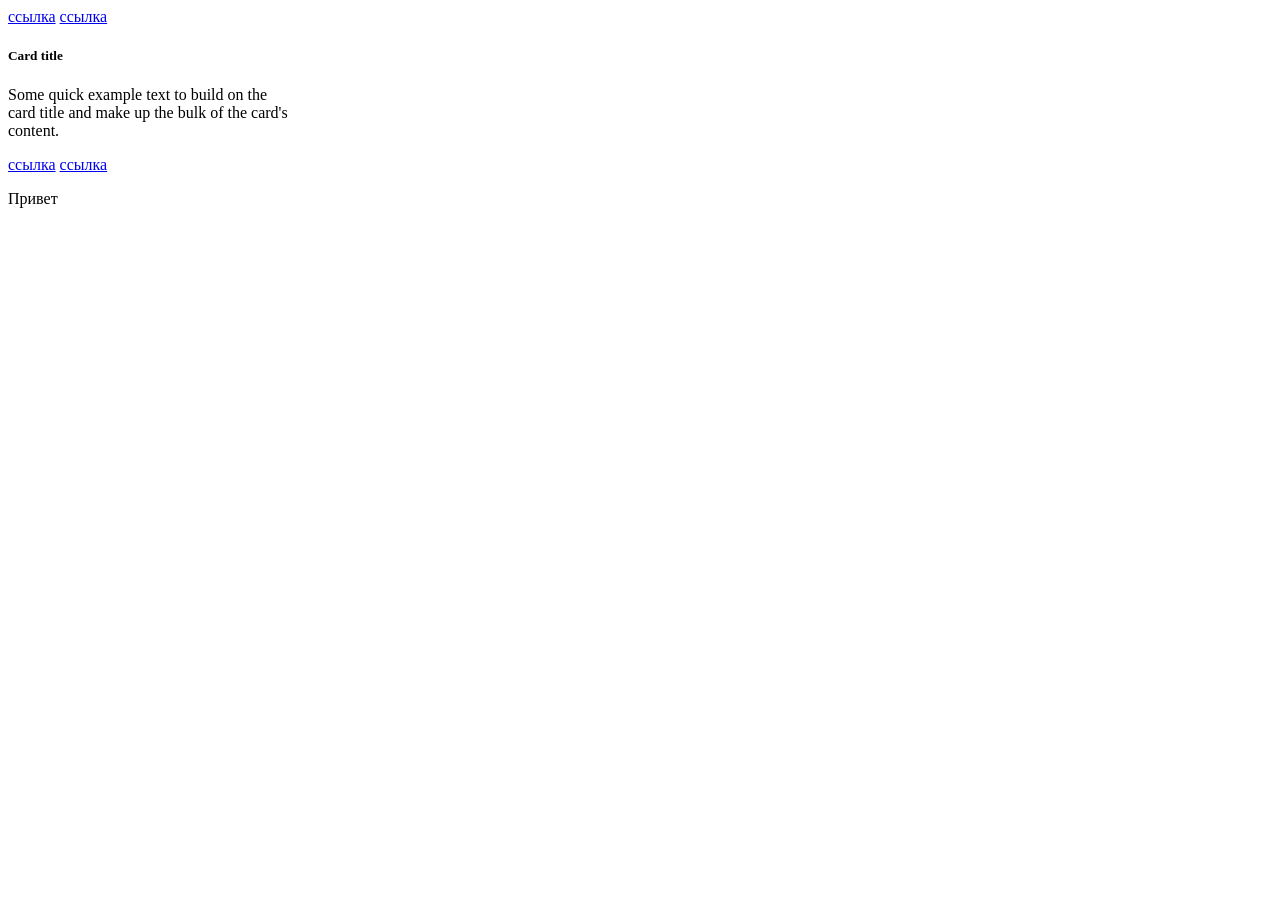
<file: Homework1_Javascript_DOM_querySelect_createElement/index.html>
<!DOCTYPE html>
<html lang="en">

<head>
    <meta charset="UTF-8">
    <meta name="viewport" content="width=device-width, initial-scale=1.0">
    <title>Document</title>
</head>

<body>
    <a href="#" class="card-link">Card link</a>
    <a href="#" class="card-link">Another link</a>

    <div class="card" style="width: 18rem;">
        <div class="card-body">
            <h5 class="card-title" data-number="100">Card title</h5>
            <h6 class="card-subtitle mb-2 text-muted">Card subtitle</h6>
            <p class="card-text" data-number="50">
                Some quick example text to build on the card title and make up the bulk of the card's
                content.
            </p>
            <a href="#" id="super_link" class="card-link">Card link</a>
            <a href="#" class="card-link" data-number="50">Another link</a>
        </div>
    </div>
    <script src="script.js"></script>
</body>

</html>
</file>
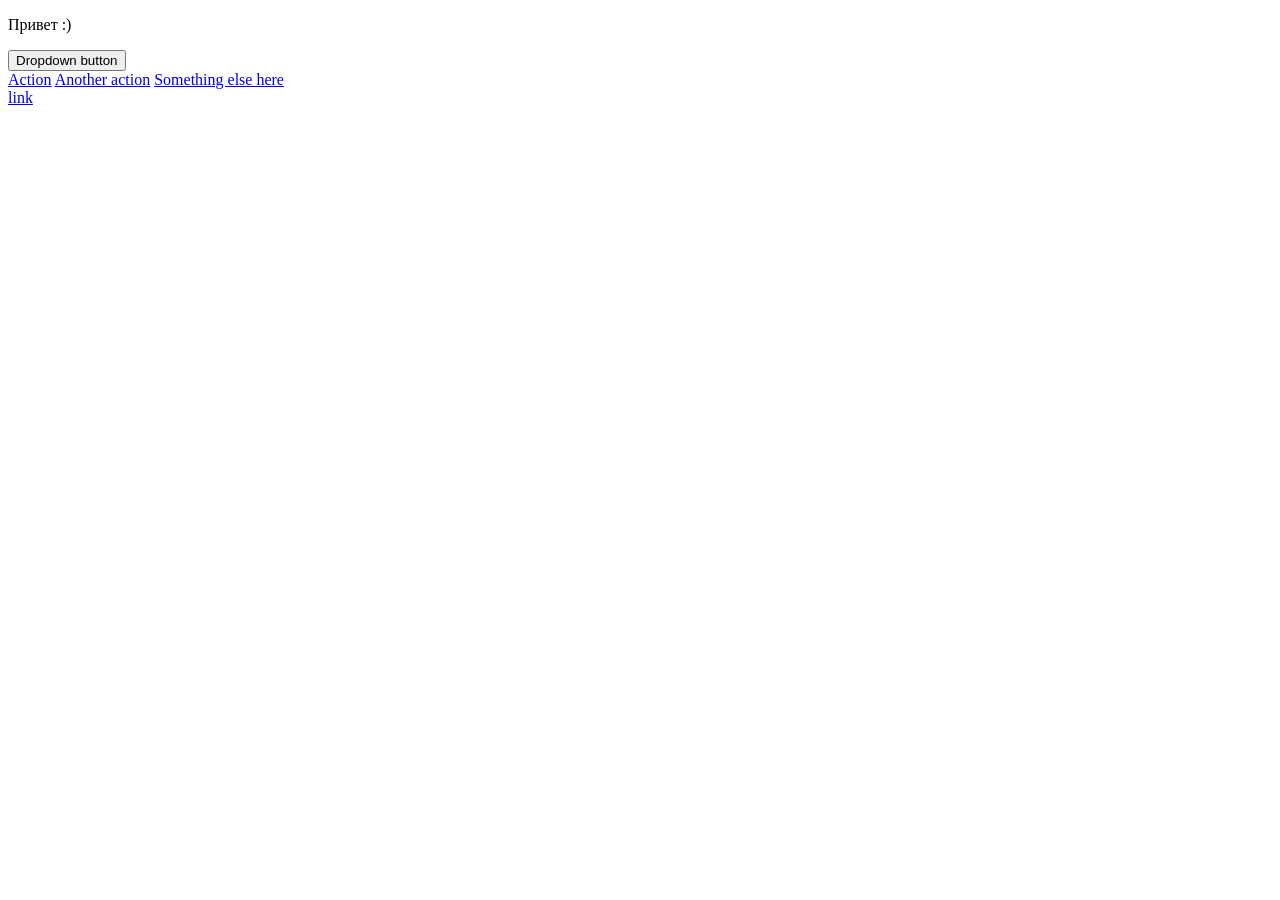
<file: Homework2_Javascript_DOM_navigation/index.html>
<!DOCTYPE html>
<html lang="en">

<head>
    <meta charset="UTF-8">
    <meta name="viewport" content="width=device-width, initial-scale=1.0">
    <title>Document</title>
</head>

<body>
    <p class="dropdown">Привет :)</p>
    <div class="dropdown">
        <button class="btn btn-secondary dropdown-toggle" type="button" id="dropdownMenuButton" data-toggle="dropdown"
            aria-haspopup="true" aria-expanded="false">
            Dropdown button
        </button>
        <div class="menu dropdown-menu" aria-labelledby="dropdownMenuButton">
            <a class="dropdown-item" href="#">Action</a>
            <a class="dropdown-item" href="#">Another action</a>
            <a class="dropdown-item" href="#">Something else here</a>
        </div>
    </div>
    <script src="script.js"></script>
</body>

</html>
</file>
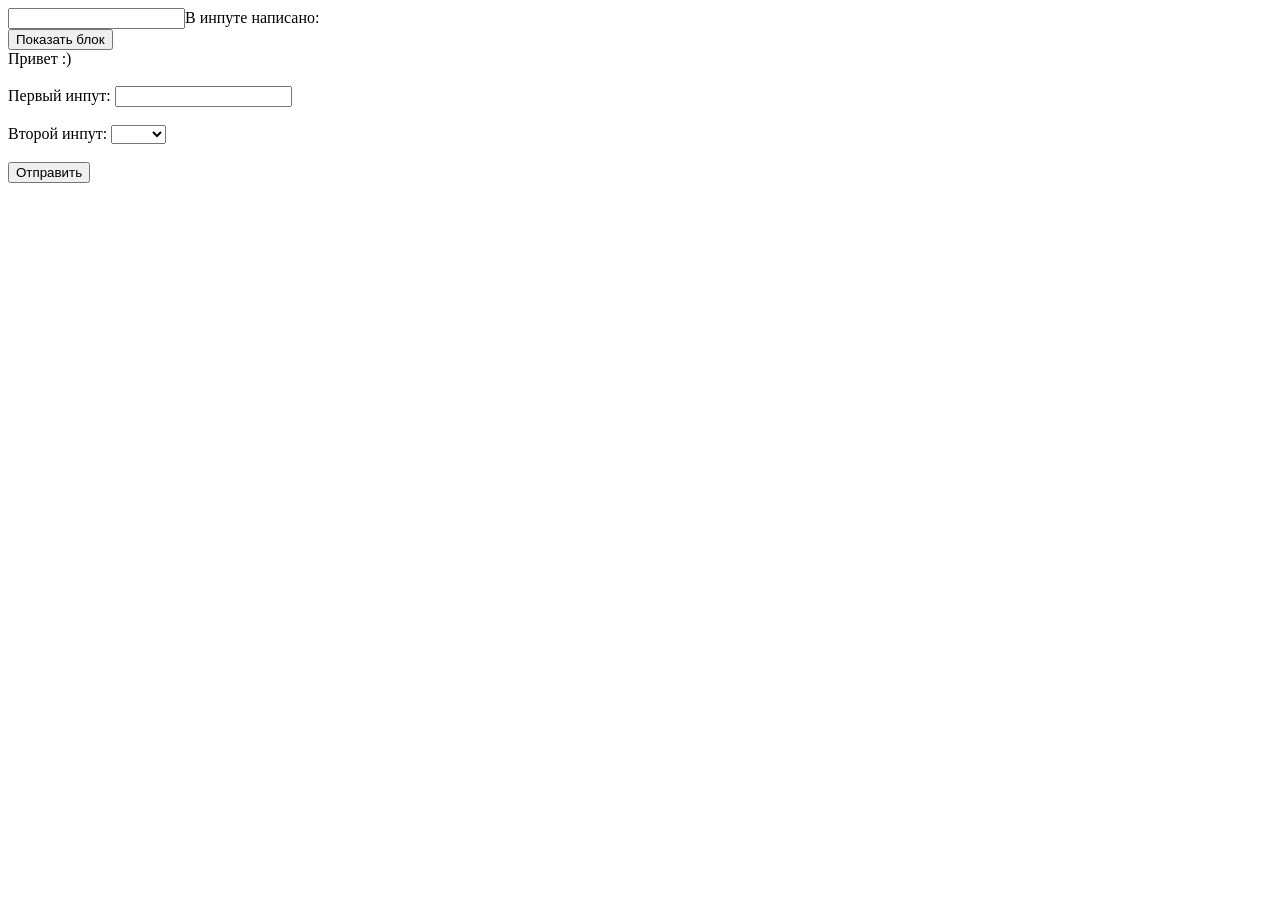
<file: Homework4_Javascript_Events_Part2/index.html>
<!DOCTYPE html>
<html lang="en">

<head>
    <meta charset="UTF-8">
    <meta name="viewport" content="width=device-width, initial-scale=1.0">
    <title>Document</title>
    <script src="script.js" defer></script>
</head>

<body>
    <input id="from" type="text">В инпуте написано: <span></span>

    <br>

    <button class="messageBtn">Показать блок</button>
    <div class="message">
        Привет :)
    </div>

    <br>

    <form>
        <label>
            Первый инпут:
            <input class="form-control" type="text">
        </label>
        <br>
        <br>
        <label>
            Второй инпут:
            <select class="form-control">
                <option value=""></option>
                <option value="1">Один</option>
                <option value="2">Два</option>
            </select>
        </label>
        <br>
        <br>
        <button>Отправить</button>
    </form>

</body>

</html>
</file>
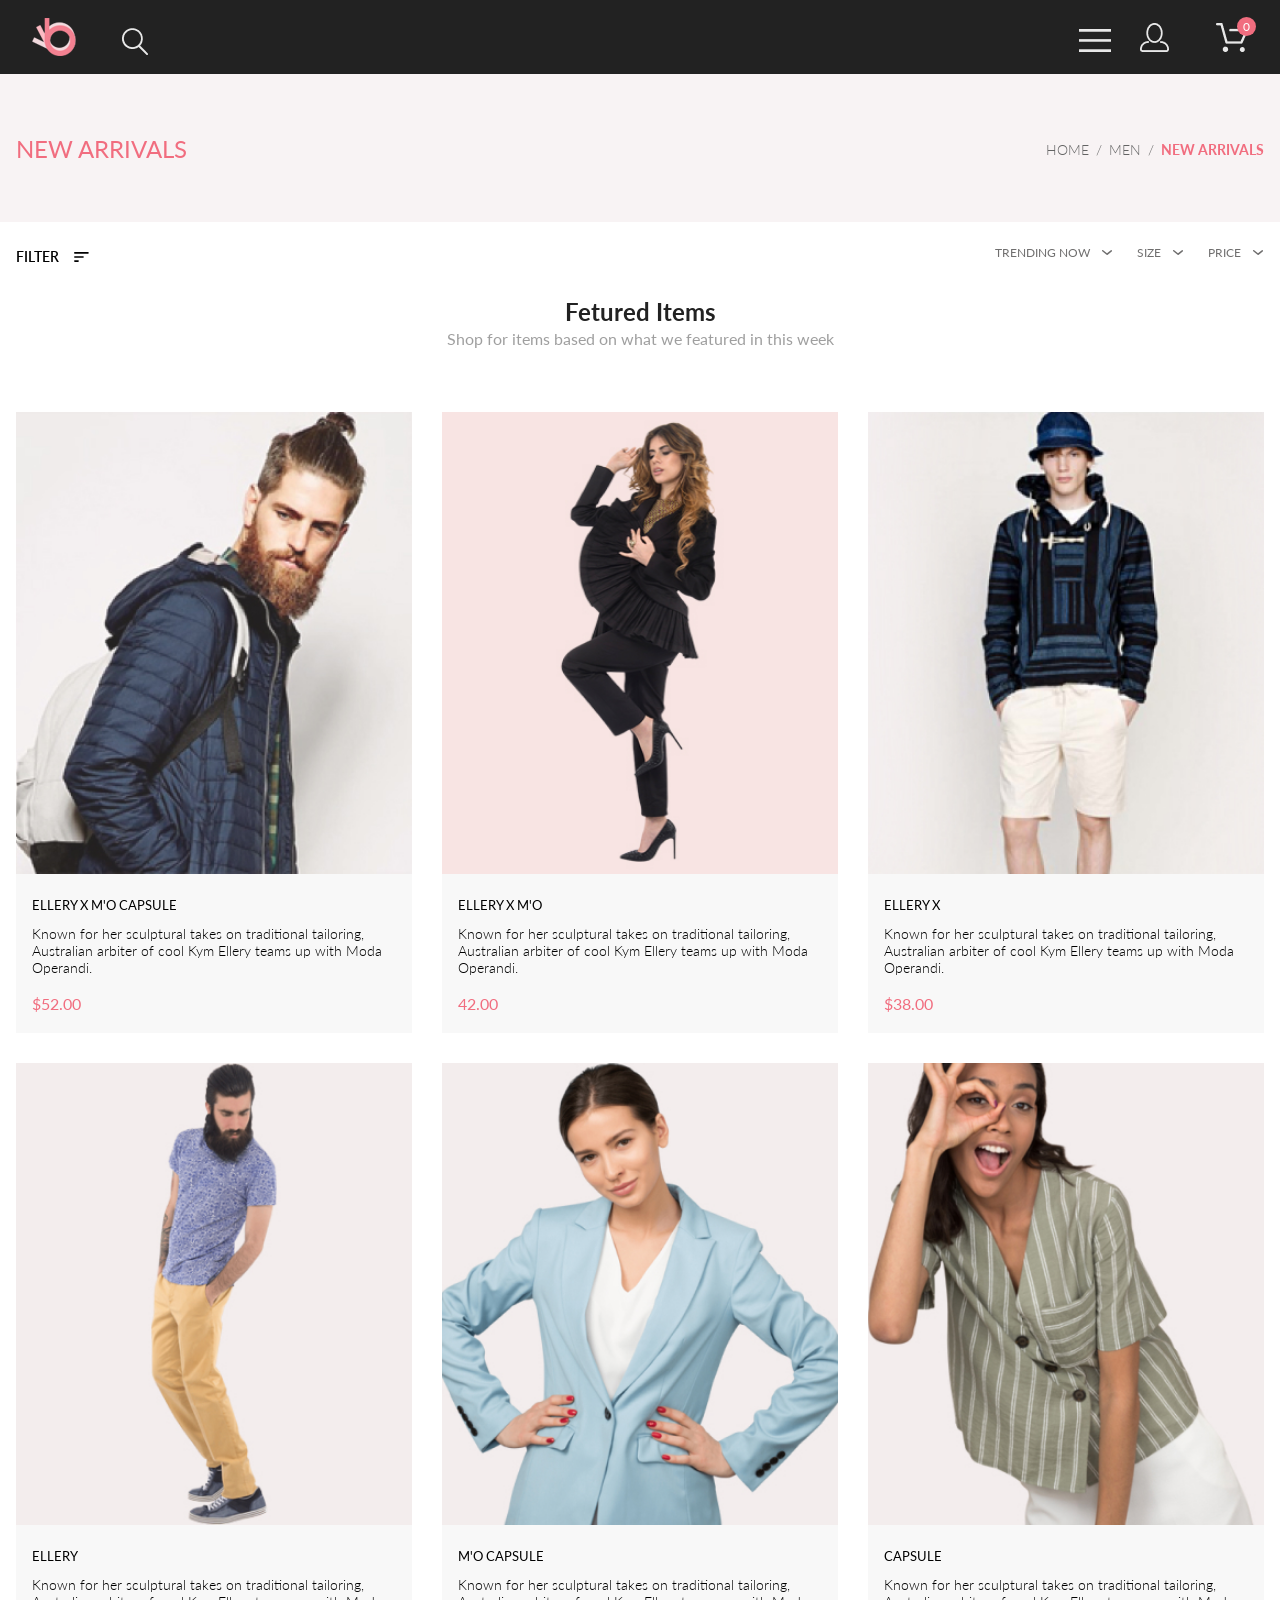
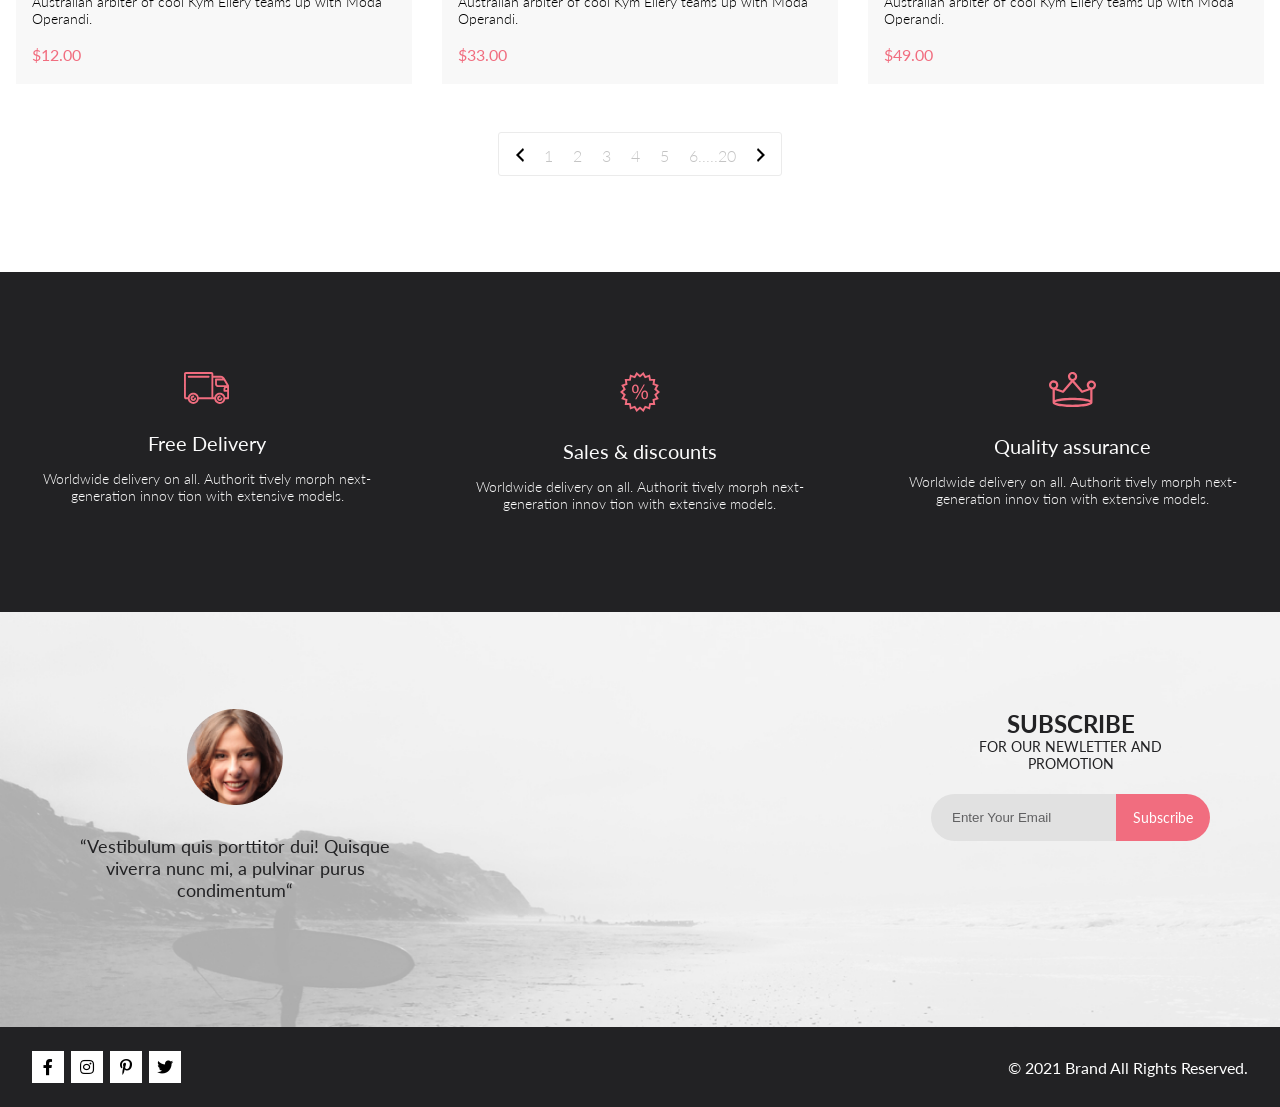
<file: Homework7_Javascript_Basket/index.html>
<!DOCTYPE html>
<html lang="en">

<head>
    <meta charset="UTF-8">
    <meta name="viewport" content="width=device-width, initial-scale=1.0">
    <title>Document</title>
    <link rel="stylesheet" href="https://cdnjs.cloudflare.com/ajax/libs/font-awesome/5.15.2/css/all.min.css" integrity="sha512-HK5fgLBL+xu6dm/Ii3z4xhlSUyZgTT9tuc/hSrtw6uzJOvgRr2a9jyxxT1ely+B+xFAmJKVSTbpM/CuL7qxO8w==" crossorigin="anonymous" />
    <link rel="stylesheet" href="style.css">
</head>

<body>
    <div class="header">
        <div class="container">
            <div class="leftHeader">
                <img src="images/logo.png" alt="">
                <img class="searchIcon" src="images/search.png" alt="">
            </div>

            <div class="rightHeader">
                <img src="images/bars.png" alt="">
                <img class="userIcon" src="images/user.png" alt="">

                <span class="cartIconWrap">
                    <img class="cartIcon" src="images/cart.png" alt="">
                    <span>0</span>
                </span>

                <div class="basket hidden">
                    <div class="basketRow basketHeader">
                        <div>Название товара</div>
                        <div>Количество</div>
                        <div>Цена за шт.</div>
                        <div>Итого</div>
                    </div>

                    <div class="basketTotal">
                        Товаров в корзине на сумму:
                        $<span class="basketTotalValue">0</span>
                    </div>
                </div>
            </div>
        </div>
    </div>

    <div class="newArrivals">
        <div class="container">
            <h1>NEW ARRIVALS</h1>
            <nav>
                <a href="#">HOME</a>
                <span>/</span>
                <a href="#">MEN</a>
                <span>/</span>
                <a href="#">NEW ARRIVALS</a>
            </nav>
        </div>
    </div>

    <div class="filters">
        <div class="container">
            <div class="filtersLeft">
                <span class="filterLabel">FILTER</span>
                <img class="filterIcon" src="images/filter.svg" alt="">
                <div class="filterPopup hidden">
                    <nav class="filterCategory">
                        <div class="filterCategoryHeader">CATEGORY</div>
                        <div class="hidden">
                            <a href="#">Accessories</a>
                            <a href="#">Bags</a>
                            <a href="#">Denim</a>
                            <a href="#">Hoodies & Sweatshirts</a>
                            <a href="#">Jackets & Coats</a>
                            <a href="#">Polos</a>
                            <a href="#">Shirts</a>
                            <a href="#">Shoes</a>
                            <a href="#">Sweaters & Knits</a>
                            <a href="#">T-Shirts</a>
                            <a href="#">Tanks</a>
                        </div>
                    </nav>
                    <nav class="filterCategory">
                        <div class="filterCategoryHeader">BRAND</div>
                        <div class="hidden">
                            <a href="#">Accessories</a>
                            <a href="#">Bags</a>
                            <a href="#">Denim</a>
                            <a href="#">Hoodies & Sweatshirts</a>
                            <a href="#">Jackets & Coats</a>
                            <a href="#">Polos</a>
                            <a href="#">Shirts</a>
                            <a href="#">Shoes</a>
                            <a href="#">Sweaters & Knits</a>
                            <a href="#">T-Shirts</a>
                            <a href="#">Tanks</a>
                        </div>
                    </nav>
                    <nav class="filterCategory">
                        <div class="filterCategoryHeader">DESIGNER</div>
                        <div class="hidden">
                            <a href="#">Accessories</a>
                            <a href="#">Bags</a>
                            <a href="#">Denim</a>
                            <a href="#">Hoodies & Sweatshirts</a>
                            <a href="#">Jackets & Coats</a>
                            <a href="#">Polos</a>
                            <a href="#">Shirts</a>
                            <a href="#">Shoes</a>
                            <a href="#">Sweaters & Knits</a>
                            <a href="#">T-Shirts</a>
                            <a href="#">Tanks</a>
                        </div>
                    </nav>
                </div>
            </div>
            <div class="filtersRight">
                <div class="filterTrending">
                    TRENDING NOW
                    <img src="images/filterArrow.svg" alt="">
                </div>
                <div class="filterSize">
                    <div class="filterSizeWrap">
                        SIZE
                        <img src="images/filterArrow.svg" alt="">
                    </div>
                    <div class="filterSizes hidden">
                        <div>
                            <input type="checkbox"> XS
                        </div>
                        <div>
                            <input type="checkbox"> S
                        </div>
                        <div>
                            <input type="checkbox"> M
                        </div>
                        <div>
                            <input type="checkbox"> L
                        </div>
                    </div>
                </div>
                <div class="filterPrice">
                    PRICE
                    <img src="images/filterArrow.svg" alt="">
                </div>
            </div>
        </div>
    </div>

    <div class="featured container">
        <h2 class="featuredHeader">Fetured Items</h2>
        <div class="featuredTitle">Shop for items based on what we featured in this week</div>

        <div class="featuredItems">
            <div class="featuredItem" data-id="1" data-name="ELLERY X M'O CAPSULE" data-price="52">
                <div class="featuredImgWrap">
                    <img src="images/featured/1.jpg" alt="">
                    <div class="featuredImgDark">
                        <button class="addToCart">
                            <img src="images/cart.svg" alt="">
                            Add to Cart
                        </button>
                    </div>
                </div>

                <div class="featuredData">
                    <div class="featuredName">
                        ELLERY X M'O CAPSULE
                    </div>
                    <div class="featuredText">
                        Known for her sculptural takes on traditional tailoring, Australian arbiter of cool Kym Ellery
                        teams
                        up with Moda Operandi.
                    </div>
                    <div class="featuredPrice">
                        $52.00
                    </div>
                </div>
            </div>

            <div class="featuredItem" data-id="2" data-name="ELLERY X M'O" data-price="42">
                <div class="featuredImgWrap">
                    <img src="images/featured/2.jpg" alt="">
                    <div class="featuredImgDark">
                        <button class="addToCart">
                            <img src="images/cart.svg" alt="">
                            Add to Cart
                        </button>
                    </div>
                </div>

                <div class="featuredData">
                    <div class="featuredName">
                        ELLERY X M'O
                    </div>
                    <div class="featuredText">
                        Known for her sculptural takes on traditional tailoring, Australian arbiter of cool Kym Ellery
                        teams
                        up with Moda Operandi.
                    </div>
                    <div class="featuredPrice">
                        42.00
                    </div>
                </div>
            </div>

            <div class="featuredItem" data-id="3" data-name="ELLERY X" data-price="38">
                <div class="featuredImgWrap">
                    <img src="images/featured/3.jpg" alt="">
                    <div class="featuredImgDark">
                        <button class="addToCart">
                            <img src="images/cart.svg" alt="">
                            Add to Cart
                        </button>
                    </div>
                </div>

                <div class="featuredData">
                    <div class="featuredName">
                        ELLERY X
                    </div>
                    <div class="featuredText">
                        Known for her sculptural takes on traditional tailoring, Australian arbiter of cool Kym Ellery
                        teams
                        up with Moda Operandi.
                    </div>
                    <div class="featuredPrice">
                        $38.00
                    </div>
                </div>
            </div>

            <div class="featuredItem" data-id="4" data-name="ELLERY" data-price="12">
                <div class="featuredImgWrap">
                    <img src="images/featured/4.jpg" alt="">
                    <div class="featuredImgDark">
                        <button class="addToCart">
                            <img src="images/cart.svg" alt="">
                            Add to Cart
                        </button>
                    </div>
                </div>

                <div class="featuredData" data-id="3" data-name="ELLERY X M'O CAPSULE" data-price="12">
                    <div class="featuredName">
                        ELLERY
                    </div>
                    <div class="featuredText">
                        Known for her sculptural takes on traditional tailoring, Australian arbiter of cool Kym Ellery
                        teams
                        up with Moda Operandi.
                    </div>
                    <div class="featuredPrice">
                        $12.00
                    </div>
                </div>
            </div>

            <div class="featuredItem" data-id="5" data-name="M'O CAPSULE" data-price="33">
                <div class="featuredImgWrap">
                    <img src="images/featured/5.jpg" alt="">
                    <div class="featuredImgDark">
                        <button class="addToCart">
                            <img src="images/cart.svg" alt="">
                            Add to Cart
                        </button>
                    </div>
                </div>

                <div class="featuredData">
                    <div class="featuredName">
                        M'O CAPSULE
                    </div>
                    <div class="featuredText">
                        Known for her sculptural takes on traditional tailoring, Australian arbiter of cool Kym Ellery
                        teams
                        up with Moda Operandi.
                    </div>
                    <div class="featuredPrice">
                        $33.00
                    </div>
                </div>
            </div>

            <div class="featuredItem" data-id="6" data-name="CAPSULE" data-price="49">
                <div class="featuredImgWrap">
                    <img src="images/featured/6.jpg" alt="">
                    <div class="featuredImgDark">
                        <button class="addToCart">
                            <img src="images/cart.svg" alt="">
                            Add to Cart
                        </button>
                    </div>
                </div>

                <div class="featuredData">
                    <div class="featuredName">
                        CAPSULE
                    </div>
                    <div class="featuredText">
                        Known for her sculptural takes on traditional tailoring, Australian arbiter of cool Kym Ellery
                        teams
                        up with Moda Operandi.
                    </div>
                    <div class="featuredPrice">
                        $49.00
                    </div>
                </div>
            </div>
        </div>

        <div class="pagination">
            <a href="#">
                <img src="images/chevronLeft.svg" alt="">
            </a>
            <a href="#">1</a>
            <a href="#">2</a>
            <a href="#">3</a>
            <a href="#">4</a>
            <a href="#">5</a>
            <a href="#">6.....20</a>
            <a href="#">
                <img src="images/chevronRight.svg" alt="">
            </a>
        </div>
    </div>

    <div class="services">
        <div class="container">

            <div class="serivceUnit">
                <img src="images/services/delivery.svg" alt="">
                <div class="servicesTitle">
                    Free Delivery
                </div>
                <div class="servicesText">
                    Worldwide delivery on all. Authorit tively morph next-generation innov tion with extensive models.
                </div>
            </div>

            <div class="serivceUnit">
                <img src="images/services/discount.svg" alt="">
                <div class="servicesTitle">
                    Sales & discounts
                </div>
                <div class="servicesText">
                    Worldwide delivery on all. Authorit tively morph next-generation innov tion with extensive models.
                </div>
            </div>

            <div class="serivceUnit">
                <img src="images/services/assurance.svg" alt="">
                <div class="servicesTitle">
                    Quality assurance
                </div>
                <div class="servicesText">
                    Worldwide delivery on all. Authorit tively morph next-generation innov tion with extensive models.
                </div>
            </div>
        </div>
    </div>

    <div class="subscribe">
        <div class="container">

            <div class="subscribeLeft">
                <img src="images/subscribeUser.png" alt="">
                <div class="subscribeUserText">
                    “Vestibulum quis porttitor dui! Quisque viverra nunc mi, a pulvinar purus condimentum“
                </div>
            </div>

            <div class="subscribeRight">
                <div class="subscribeTitle">
                    SUBSCRIBE
                </div>
                <div class="subscribeText">
                    FOR OUR NEWLETTER AND PROMOTION
                </div>
                <form action="" class="subscribeForm">
                    <input type="text" placeholder="Enter Your Email">
                    <button>Subscribe</button>
                </form>
            </div>

        </div>
    </div>

    <div class="footer">
        <div class="container">
            <div class="footerLeft">
                <a href="#">
                    <i class="fab fa-facebook-f"></i>
                </a>
                <a href="#">
                    <i class="fab fa-instagram"></i>
                </a>
                <a href="#">
                    <i class="fab fa-pinterest-p"></i>
                </a>
                <a href="#">
                    <i class="fab fa-twitter"></i>
                </a>
            </div>
            <div class="footerRight">
                &copy; 2021  Brand  All Rights Reserved.
            </div>
        </div>
    </div>

    <script src="basket.js"></script>
</body>

</html>
</file>
<file: Homework7_Javascript_Basket/style.css>
@import url("https://fonts.googleapis.com/css2?family=Lato:wght@300;400;700;900&display=swap");
body {
    margin: 0;
    font-family: Lato, sans-serif;
}

.header {
    background: #222222;
    height: 74px;
    padding: 18px 16px;
    box-sizing: border-box;
}

.header .container {
    display: flex;
    justify-content: space-between;
    align-items: center;
}

@media (min-width: 1600px) {
    .container {
        margin: 0 auto;
        width: 1140px;
    }
}

@media (min-width: 768px) {
    .header {
        padding-left: 32px;
        padding-right: 32px;
    }
}

.header i {
    color: #e8e8e8;
}

.userIcon,
.cartIcon {
    display: none;
}

@media (min-width: 768px) {
    .userIcon,
    .cartIcon {
        display: inline;
    }
}

.userIcon {
    margin-left: 25px;
    margin-right: 42px;
}

.searchIcon {
    margin-left: 41px;
}

.cartIconWrap {
    position: relative;
}

.cartIconWrap span {
    display: inline-block;
    width: 19px;
    height: 19px;
    color: white;
    background: #f16d7f;
    border-radius: 50%;
    position: absolute;
    text-align: center;
    right: -8px;
    top: -19px;
    font-size: 12px;
    line-height: 19px;
}

.rightHeader {
    position: relative;
}

.basket {
    position: absolute;
    z-index: 3;
    right: 0;
    top: 37px;
    background: white;
    padding: 10px;
    border: 1px solid #ebebeb;
    border-radius: 3px;
    font-size: 14px;
}

@media (min-width: 340px) {
    .basket {
        font-size: 16px;
    }
}
@media (min-width: 552px) {
    .basket {
        width: 500px;
    }
}

.basketRow {
    display: grid;
    grid-template-columns: repeat(4, 1fr);
    gap: 10px;
    margin-bottom: 10px;
    border-bottom: 1px solid #ebebeb;
    padding-bottom: 10px;
}

.basketHeader {
    font-weight: bold;
}

.basketTotal {
    font-weight: bold;
    text-align: right;
}

.newArrivals {
    background: #f8f3f4;
    min-height: 148px;
}

.newArrivals h1 {
    margin: 24px 0 32px;
    font-weight: normal;
    font-size: 24px;
    line-height: 29px;
    color: #f16d7f;
}

@media (min-width: 768px) {
    .newArrivals h1 {
        margin: 0;
    }
}

.newArrivals .container {
    display: flex;
    flex-direction: column;
    align-items: center;
    min-height: inherit;
}

@media (min-width: 768px) {
    .newArrivals .container {
        flex-direction: row;
        justify-content: space-between;
    }
}

@media (min-width: 768px) and (max-width: 1599px) {
    .newArrivals .container {
        padding: 0 16px;
    }
}

.newArrivals nav a,
.newArrivals nav span {
    font-weight: 300;
    font-size: 14px;
    line-height: 17px;
    color: #636363;
}

.newArrivals nav a {
    text-decoration: none;
}

.newArrivals nav span {
    margin: 0 3px;
}

.newArrivals nav a:last-of-type {
    font-weight: bold;
    font-size: 14px;
    line-height: 17px;
    color: #f16d7f;
}

.filters {
    margin-top: 24px;
    margin-bottom: 32px;
}

@media (min-width: 1600px) {
    .filters {
        margin-top: 51px;
        margin-bottom: 64px;
    }
}

.filters .container {
    display: flex;
    justify-content: space-between;
    padding-left: 8px;
    padding-right: 8px;
}

@media (min-width: 768px) {
    .filters .container {
        padding-left: 16px;
        padding-right: 16px;
    }
}

@media (min-width: 1600px) {
    .filters .container {
        padding-left: 0;
        padding-right: 0;
        justify-content: flex-start;
    }
}

.filtersRight {
    display: flex;
    font-size: 12px;
    line-height: 14px;
    color: #6f6e6e;
}

@media (min-width: 1600px) {
    .filtersRight {
        font-size: 14px;
        line-height: 17px;
        margin-left: 320px;
    }
}

.filtersRight img {
    position: relative;
    bottom: 1px;
    margin-left: 9px;
}

.filtersRight > div:not(:last-child) {
    margin-right: 15px;
}

@media (min-width: 375px) {
    .filtersRight > div:not(:last-child) {
        margin-right: 24px;
    }
}

.filtersLeft .filterLabel {
    display: none;
    position: relative;
    z-index: 2;
    cursor: pointer;
}

.filterLabelPink {
    color: #ef5b70 !important;
    left: 16px;
    top: 13px;
}

.filterIconPink {
    left: 16px;
    top: 13px;
}

@media (min-width: 768px) {
    .filtersLeft .filterLabel {
        display: inline;
        font-weight: 600;
        font-size: 14px;
        line-height: 17px;
        color: #000000;
    }
}

.filtersLeft .filterIcon {
    width: 37px;
    height: 25px;
    position: relative;
    z-index: 2;
}

@media (min-width: 768px) {
    .filtersLeft .filterIcon {
        width: 15px;
        height: 10px;
        margin-left: 11px;
    }
}

.filtersLeft {
    position: relative;
}

.hidden {
    display: none;
}

.filterPopup {
    position: absolute;
    left: 0;
    top: 0;
    width: 360px;
    background: #ffffff;
    box-shadow: 6px 4px 35px rgba(0, 0, 0, 0.21);
    padding: 46px 16px 16px 16px;
    z-index: 1;
    overflow-y: auto;
}

.filterCategoryHeader {
    font-size: 14px;
    line-height: 37px;
    color: #ef5b70;
    padding-left: 11px;
    min-height: 37px;
    border-bottom: 1px solid #ebebeb;
    margin-bottom: 24px;
    position: relative;
    cursor: pointer;
}

.filterCategoryHeader:before {
    content: "";
    width: 5px;
    min-height: inherit;
    background: #ef5b70;
    position: absolute;
    left: 0;
    top: 1px;
}

.filterCategory:not(:last-child) {
    margin-bottom: 24px;
}

.filterCategory a {
    display: block;
    text-decoration: none;
    padding-left: 34px;
    padding-right: 16px;
    font-size: 14px;
    line-height: 17px;
    color: #6f6e6e;
}

.filterCategory a:not(:last-child) {
    margin-bottom: 11px;
}

.filterSizeWrap {
    cursor: pointer;
}

.filterSize {
    position: relative;
}

.filterSizes {
    position: absolute;
    left: 0;
    top: 25px;
    width: 79px;
    height: 103px;
    background: #ffffff;
    box-shadow: 6px 4px 35px rgba(0, 0, 0, 0.21);
    padding: 7px 9px;
    box-sizing: border-box;
    font-size: 14px;
    color: #6f6e6e;
}

.filterSizes > div:not(:last-child) {
    margin-bottom: 4px;
}

.featured {
    padding-left: 8px;
    padding-right: 8px;
    margin-bottom: 96px;
}

@media (min-width: 768px) {
    .featured {
        padding-left: 16px;
        padding-right: 16px;
    }
}

@media (min-width: 1600px) {
    .featured {
        padding-left: 0;
        padding-right: 0;
    }
}

.featured h2 {
    margin-top: 0;
    margin-bottom: 3px;
    text-align: center;
    color: #222222;
}

.featuredTitle {
    text-align: center;
    color: #9f9f9f;
    margin-bottom: 64px;
}

.featuredItems {
    display: grid;
    grid-template-columns: 1fr;
    row-gap: 16px;
}

@media (min-width: 640px) {
    .featuredItems {
        grid-template-columns: 1fr 1fr;
        row-gap: 18px;
        column-gap: 16px;
    }
}

@media (min-width: 1000px) {
    .featuredItems {
        grid-template-columns: repeat(3, 1fr);
        gap: 30px;
    }
}

.featuredItem {
    background: #f8f8f8;
}

.featuredItem img {
    width: 100%;
    display: block;
}

.featuredImgWrap {
    position: relative;
}

.featuredItem:hover .featuredImgDark {
    display: flex;
}

.featuredImgDark {
    position: absolute;
    width: 100%;
    height: 100%;
    left: 0;
    top: 0;
    background: rgba(58, 56, 56, 0.86);
    display: none;
    justify-content: center;
    align-items: center;
}

.featuredImgDark button {
    background: none;
    border: 1px solid white;
    color: white;
    display: flex;
    align-items: center;
    padding: 10px 14px;
    font-size: 14px;
    font-family: inherit;
}

.featuredImgDark button img {
    width: 26px;
    height: 24px;
    margin-right: 11px;
}

.featuredData {
    padding: 23px 16px 20px;
}

.featuredName {
    font-size: 13px;
    line-height: 16px;
    color: #000000;
}

.featuredText {
    font-weight: 300;
    font-size: 14px;
    line-height: 17px;
    margin-top: 12px;
    margin-bottom: 18px;
}

.featuredPrice {
    font-size: 16px;
    line-height: 19px;
    color: #f16d7f;
}

.pagination {
    width: 284px;
    height: 44px;
    margin: 0 auto;
    border: 1px solid #ebebeb;
    margin-top: 48px;
    padding: 13px 16px;
    box-sizing: border-box;
    display: flex;
    justify-content: space-between;
    border-radius: 3px;
}

.pagination a {
    text-decoration: none;
    font-weight: 300;
    font-size: 16px;
    color: #c4c4c4;
}

.pagination a:hover {
    color: #ef5b70;
}

.services {
    background: #222224;
    padding-top: 48px;
    padding-bottom: 81px;
    padding-left: 14px;
    padding-right: 14px;
}

@media (min-width: 1200px) {
    .services {
        padding-top: 100px;
        padding-bottom: 100px;
    }
}

.services .container {
    display: grid;
    gap: 46px;
}

@media (min-width: 1200px) {
    .services .container {
        display: grid;
        grid-template-columns: repeat(3, 1fr);
        gap: 46px;
    }
}

.serivceUnit {
    text-align: center;
    display: flex;
    flex-direction: column;
    align-items: center;
}

.servicesTitle,
.servicesText {
    color: #fbfbfb;
}

.servicesTitle {
    font-size: 19.96px;
    line-height: 24px;
    margin-top: 27px;
    margin-bottom: 15px;
}

.servicesText {
    font-weight: 300;
    font-size: 13.972px;
    line-height: 17px;
    max-width: 340px;
}

.subscribe {
    background: url(images/subscribe.jpg) no-repeat;
    background-size: cover;
    padding-top: 64px;
    padding-bottom: 109px;
    padding-left: 20px;
    padding-right: 20px;
}

@media (min-width: 1200px) {
    .subscribe {
        padding-top: 97px;
        padding-bottom: 126px;
    }

    .subscribe .container {
        margin: 0 auto;
        width: 1140px;
        display: flex;
        justify-content: space-between;
    }
}

.subscribeLeft {
    display: flex;
    flex-direction: column;
    align-items: center;
}

.subscribeUserText {
    margin-top: 30px;
    text-align: center;
    font-size: 18px;
    line-height: 22px;
    color: #222224;
    max-width: 330px;
}

.subscribeRight {
    display: flex;
    flex-direction: column;
    align-items: center;
    margin-top: 65px;
}

@media (min-width: 1200px) {
    .subscribeRight {
        margin-top: initial;
    }
}

.subscribeTitle {
    font-weight: 700;
    font-size: 24px;
    color: #222224;
}

.subscribeTitle,
.subscribeText {
    max-width: 271px;
    text-align: center;
}

.subscribeText {
    font-size: 14px;
    color: #222224;
    margin-bottom: 22px;
}

.subscribeForm {
    height: 47px;
}

.subscribeForm input {
    height: inherit;
    background: #e1e1e1;
    border: none;
    padding: 6px 21px;
    box-sizing: border-box;
    border-top-left-radius: 28px;
    border-bottom-left-radius: 28px;
    float: left;
    width: 185px;
}

.subscribeForm input::-webkit-input-placeholder {
    color: #222224;
    font-family: inherit;
    opacity: 0.67;
}
.subscribeForm input::-moz-placeholder {
    color: #222224;
    font-family: inherit;
    opacity: 0.67;
}
.subscribeForm input:-ms-input-placeholder {
    color: #222224;
    font-family: inherit;
    opacity: 0.67;
}
.subscribeForm input:-moz-placeholder {
    color: #222224;
    font-family: inherit;
    opacity: 0.67;
}

.subscribeForm button {
    height: inherit;
    border: none;
    color: white;
    font-family: inherit;
    font-size: 14px;
    line-height: 17px;
    background: #f16d7f;
    border-top-right-radius: 28px;
    border-bottom-right-radius: 28px;
    padding: 0 17px;
}

.footer {
    background: #222224;
    padding: 43px 20px 10px;
}

@media (min-width: 768px) {
    .footer {
        padding: 24px 32px;
    }
}

.footer .container {
    display: flex;
    flex-direction: column;
    align-items: center;
}

@media (min-width: 768px) {
    .footer .container {
        flex-direction: row;
        justify-content: space-between;
    }
}

.footerLeft {
    display: flex;
}

.footer a {
    color: black;
    background: white;
    width: 32px;
    height: 32px;
    display: flex;
    justify-content: center;
    align-items: center;
    text-decoration: none;
}

.footer a:hover {
    background: #f16d7f;
    color: white;
}

.footer a:not(:last-child) {
    margin-right: 7px;
}

.footerRight {
    color: white;
}

@media (max-width: 767px) {
    .footerRight {
        margin-top: 40px;
    }
}
</file>
